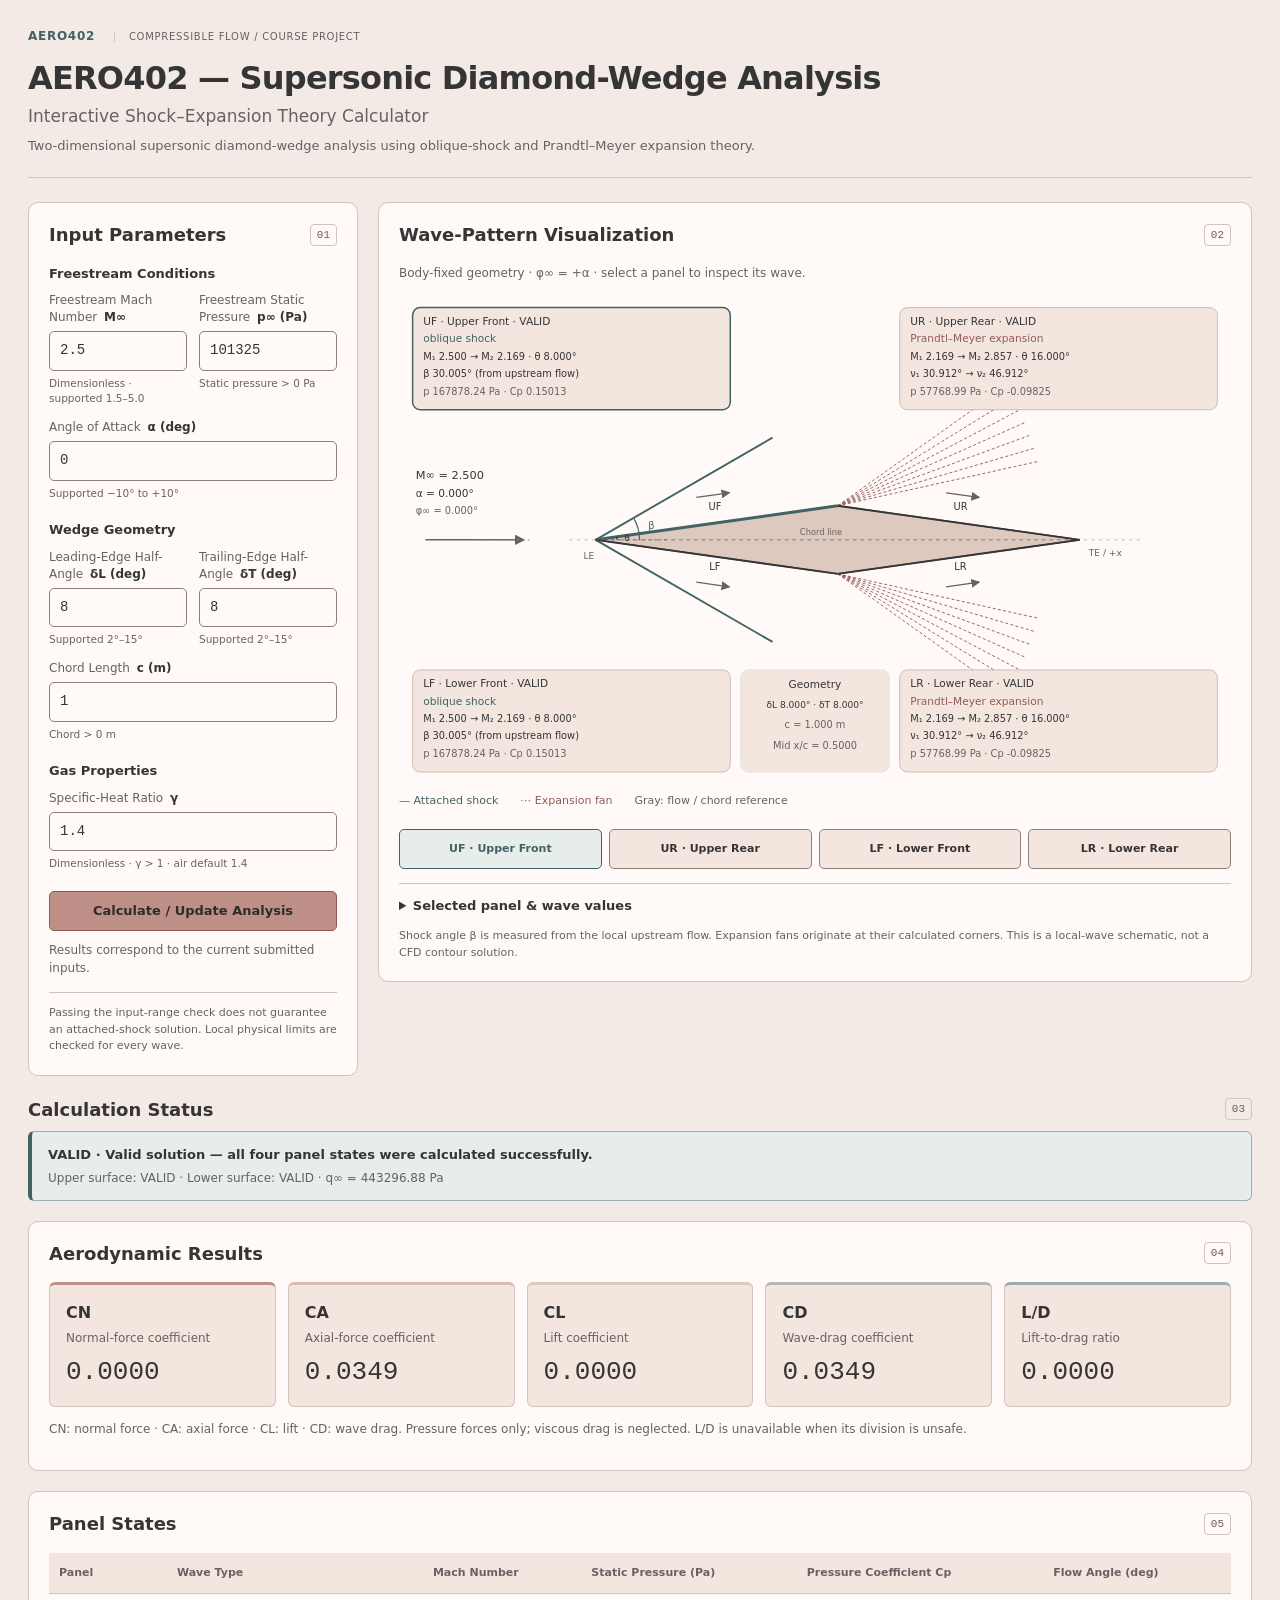
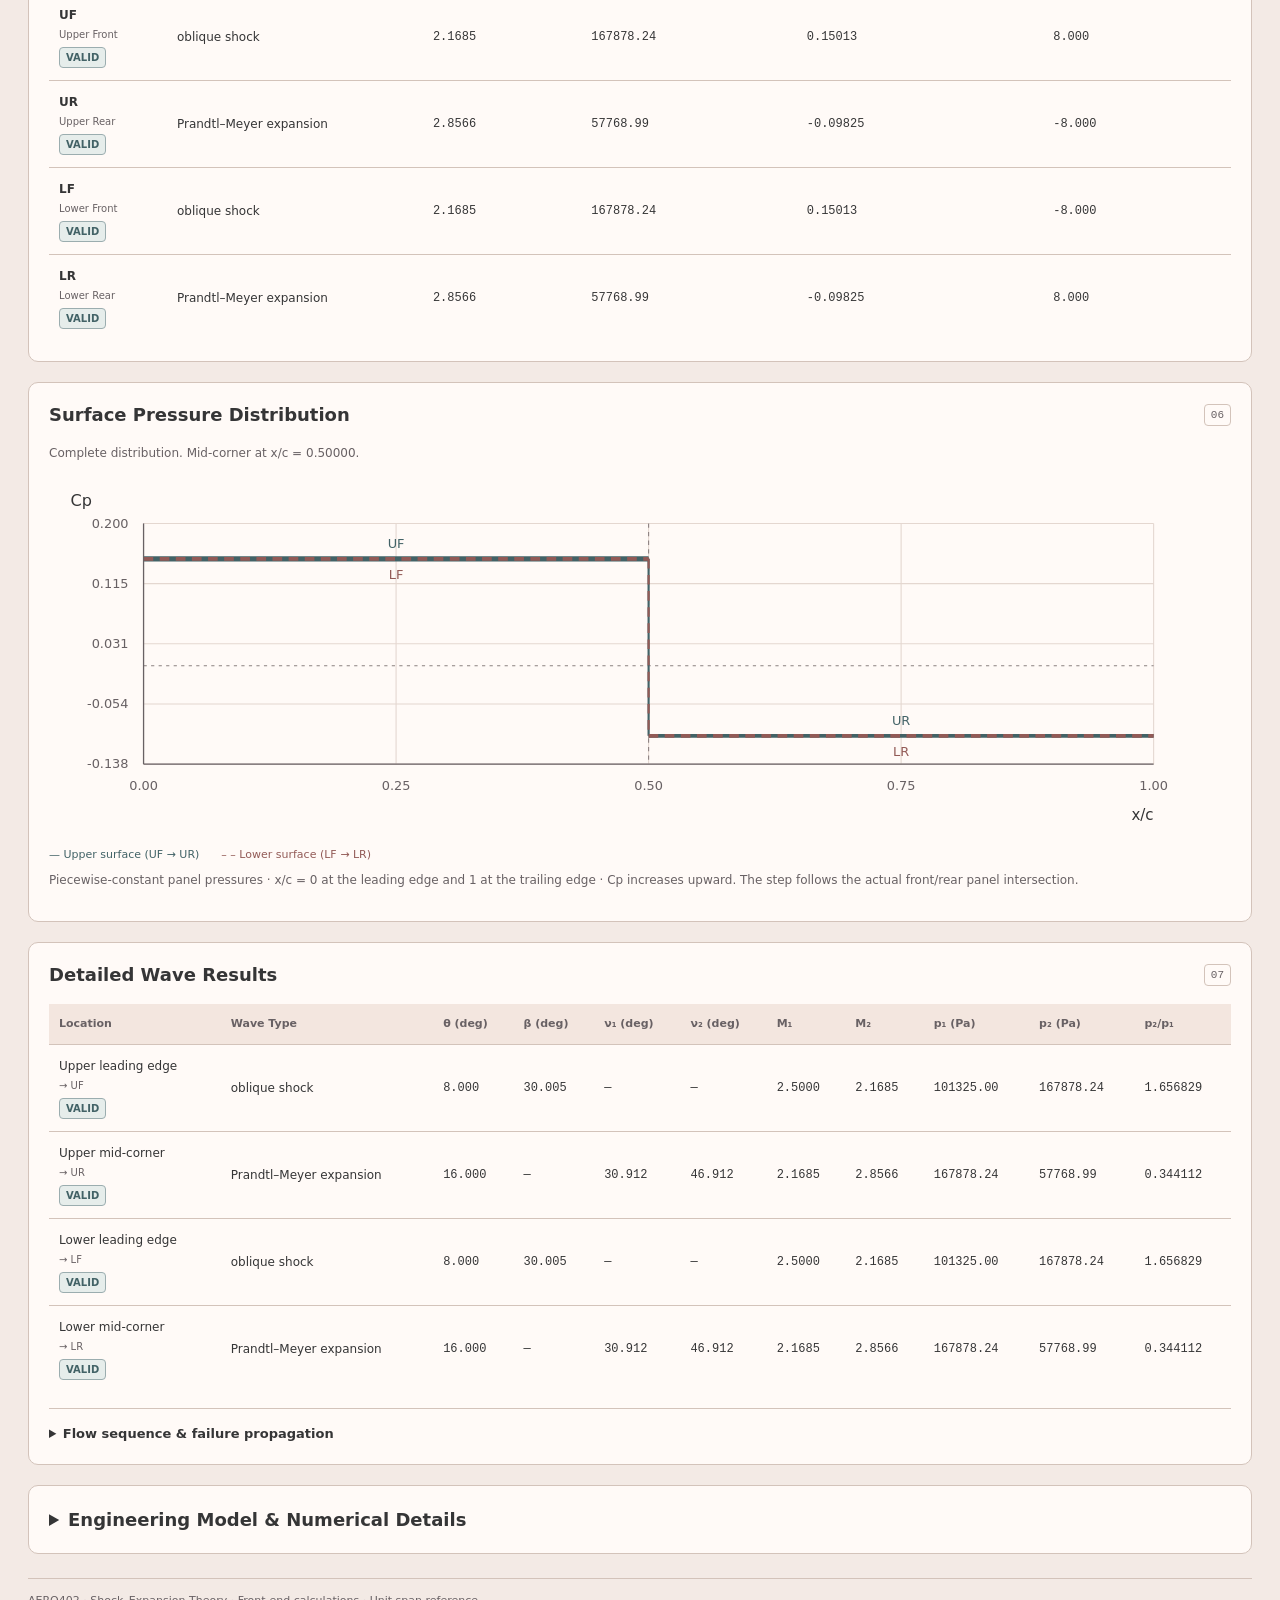
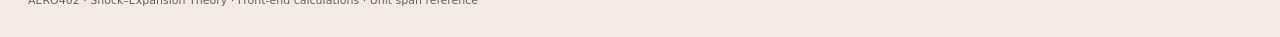
<file: index.html>
<!doctype html>
<html lang="en">
<head>
  <meta charset="utf-8">
  <meta name="viewport" content="width=device-width,initial-scale=1">
  <meta name="description" content="AERO402 front-end supersonic diamond-wedge analysis using shock–expansion theory.">
  <title>AERO402 — Supersonic Diamond-Wedge Analysis</title>
  <link rel="stylesheet" href="style.css">
  <script src="app.js" defer></script>
</head>
<body>
<a class="skip-link" href="#inputs">Skip to input parameters</a>
<main>
  <header class="page-header">
    <div class="course-label">AERO402 <span>COMPRESSIBLE FLOW / COURSE PROJECT</span></div>
    <h1>AERO402 — Supersonic Diamond-Wedge Analysis</h1>
    <p class="subtitle">Interactive Shock–Expansion Theory Calculator</p>
    <p class="description">Two-dimensional supersonic diamond-wedge analysis using oblique-shock and Prandtl–Meyer expansion theory.</p>
  </header>
  <noscript><p class="banner failed">JavaScript must be enabled to run the local calculation engine.</p></noscript>
  <div class="workspace-grid">
    <section id="inputs" class="card input-card" aria-labelledby="inputsTitle">
      <div class="section-heading"><h2 id="inputsTitle">Input Parameters</h2><span class="section-tag">01</span></div>
      <form id="conditions" novalidate>
        <fieldset>
          <legend>Freestream Conditions</legend>
          <div class="fields">
            <div class="field"><label for="mach">Freestream Mach Number <span>M∞</span></label><input id="mach" type="number" value="2.5" step="0.05" min="1.5" max="5" aria-describedby="mach-range"><small id="mach-range">Dimensionless · supported 1.5–5.0</small></div>
            <div class="field"><label for="pinf">Freestream Static Pressure <span>p∞ (Pa)</span></label><input id="pinf" type="number" value="101325" step="100" aria-describedby="pinf-range"><small id="pinf-range">Static pressure &gt; 0 Pa</small></div>
            <div class="field full"><label for="alpha">Angle of Attack <span>α (deg)</span></label><input id="alpha" type="number" value="0" step="0.5" min="-10" max="10" aria-describedby="alpha-range"><small id="alpha-range">Supported −10° to +10°</small></div>
          </div>
        </fieldset>
        <fieldset>
          <legend>Wedge Geometry</legend>
          <div class="fields">
            <div class="field"><label for="dl">Leading-Edge Half-Angle <span>δL (deg)</span></label><input id="dl" type="number" value="8" step="0.5" min="2" max="15" aria-describedby="dl-range"><small id="dl-range">Supported 2°–15°</small></div>
            <div class="field"><label for="dt">Trailing-Edge Half-Angle <span>δT (deg)</span></label><input id="dt" type="number" value="8" step="0.5" min="2" max="15" aria-describedby="dt-range"><small id="dt-range">Supported 2°–15°</small></div>
            <div class="field full"><label for="chord">Chord Length <span>c (m)</span></label><input id="chord" type="number" value="1" step="0.1" aria-describedby="chord-range"><small id="chord-range">Chord &gt; 0 m</small></div>
          </div>
        </fieldset>
        <fieldset>
          <legend>Gas Properties</legend>
          <div class="field"><label for="gamma">Specific-Heat Ratio <span>γ</span></label><input id="gamma" type="number" value="1.4" step="0.01" aria-describedby="gamma-range"><small id="gamma-range">Dimensionless · γ &gt; 1 · air default 1.4</small></div>
        </fieldset>
        <button id="calculate" class="primary" type="submit">Calculate / Update Analysis</button>
        <div id="inputFeedback" class="input-feedback" aria-live="polite"></div>
      </form>
      <p class="input-note">Passing the input-range check does not guarantee an attached-shock solution. Local physical limits are checked for every wave.</p>
    </section>
    <section class="card analysis-main" aria-labelledby="diagramTitle">
      <div class="section-heading"><h2 id="diagramTitle">Wave-Pattern Visualization</h2><span class="section-tag">02</span></div>
      <p class="note">Body-fixed geometry · φ∞ = +α · select a panel to inspect its wave.</p>
      <div class="diagram-scroll" tabindex="0" aria-label="Scrollable wave schematic">
        <svg id="diagram" xmlns="http://www.w3.org/2000/svg" viewBox="0 0 1100 650" role="group" aria-label="Interactive diamond-wedge geometry and local wave pattern"></svg>
      </div>
      <div class="legend"><span class="shock-key">— Attached shock</span><span class="fan-key">⋯ Expansion fan</span><span>Gray: flow / chord reference</span></div>
      <div class="panel-picker" role="group" aria-label="Inspect panel">
        <button type="button" id="inspect-UF" class="secondary" data-inspect="UF" aria-pressed="true">UF · Upper Front</button>
        <button type="button" id="inspect-UR" class="secondary" data-inspect="UR" aria-pressed="false">UR · Upper Rear</button>
        <button type="button" id="inspect-LF" class="secondary" data-inspect="LF" aria-pressed="false">LF · Lower Front</button>
        <button type="button" id="inspect-LR" class="secondary" data-inspect="LR" aria-pressed="false">LR · Lower Rear</button>
      </div>
      <details id="inspectorDetails" class="inspector-details"><summary>Selected panel & wave values</summary><div id="waveInspector" class="inspector" aria-live="polite"></div></details>
      <p class="note diagram-note">Shock angle β is measured from the local upstream flow. Expansion fans originate at their calculated corners. This is a local-wave schematic, not a CFD contour solution.</p>
    </section>
  </div>
  <section id="statusSection" class="status-section" aria-labelledby="statusTitle">
    <div class="section-heading"><h2 id="statusTitle">Calculation Status</h2><span class="section-tag">03</span></div>
    <div id="diagnostics" aria-live="polite" aria-atomic="true"></div>
  </section>
  <section id="aerodynamicsSection" class="card section" aria-labelledby="aeroTitle">
    <div class="section-heading"><h2 id="aeroTitle">Aerodynamic Results</h2><span class="section-tag">04</span></div>
    <div class="metrics" id="metrics"></div>
    <p class="note">CN: normal force · CA: axial force · CL: lift · CD: wave drag. Pressure forces only; viscous drag is neglected. L/D is unavailable when its division is unsafe.</p>
  </section>
  <section id="panelsSection" class="card section" aria-labelledby="panelsTitle">
    <div class="section-heading"><h2 id="panelsTitle">Panel States</h2><span class="section-tag">05</span></div>
    <div class="tablewrap" tabindex="0" aria-label="Scrollable panel states table"><table>
      <thead><tr><th>Panel</th><th>Wave Type</th><th>Mach Number</th><th>Static Pressure (Pa)</th><th>Pressure Coefficient Cp</th><th>Flow Angle (deg)</th></tr></thead><tbody id="panels"></tbody>
    </table></div>
  </section>
  <section id="pressureSection" class="card section" aria-labelledby="pressureTitle">
    <div class="section-heading"><h2 id="pressureTitle">Surface Pressure Distribution</h2><span class="section-tag">06</span></div>
    <p id="pressureCaption" class="note"></p>
    <div class="plot-scroll" tabindex="0" aria-label="Scrollable pressure-distribution plot"><svg id="pressurePlot" xmlns="http://www.w3.org/2000/svg" viewBox="0 0 1100 340" role="group" aria-label="Upper- and lower-surface Cp versus x over chord"></svg></div>
    <div class="legend pressure-legend"><span>— Upper surface (UF → UR)</span><span>– – Lower surface (LF → LR)</span></div>
    <p class="note">Piecewise-constant panel pressures · x/c = 0 at the leading edge and 1 at the trailing edge · Cp increases upward. The step follows the actual front/rear panel intersection.</p>
  </section>
  <section id="wavesSection" class="card section" aria-labelledby="wavesTitle">
    <div class="section-heading"><h2 id="wavesTitle">Detailed Wave Results</h2><span class="section-tag">07</span></div>
    <div class="tablewrap" tabindex="0" aria-label="Scrollable detailed wave results"><table>
      <thead><tr><th>Location</th><th>Wave Type</th><th>θ (deg)</th><th>β (deg)</th><th>ν₁ (deg)</th><th>ν₂ (deg)</th><th>M₁</th><th>M₂</th><th>p₁ (Pa)</th><th>p₂ (Pa)</th><th>p₂/p₁</th></tr></thead><tbody id="waves"></tbody>
    </table></div>
    <details class="detail-block"><summary>Flow sequence & failure propagation</summary><div class="surface-grid" id="surfaces"></div></details>
  </section>
  <section id="engineeringSection" class="card section">
    <details id="engineeringDetails">
      <summary class="engineering-summary">Engineering Model & Numerical Details</summary>
      <div class="model-overview">
        <div><h3>Adopted model</h3><p>Steady, two-dimensional, inviscid flow of a calorically perfect gas. Shock–expansion theory, weak attached shocks, Prandtl–Meyer expansions, and vector panel pressure forces. Constant γ for each analysis.</p></div>
        <div><h3>Supported inputs</h3><p>M∞: 1.5–5.0<br>α: −10° to +10°<br>δL, δT: 2°–15°<br>p∞ &gt; 0 Pa; c &gt; 0 m; γ &gt; 1<br>Current γ: <strong id="currentGamma">1.4000</strong></p></div>
        <div><h3>Numerical controls</h3><p>Root tolerance: <span id="rootTolerance">10⁻¹⁰ rad</span><br>Maximum iterations: <span id="maxIterations">200</span><br>Zero-turn tolerance: 10⁻⁹ rad<br>Near-zero denominator tolerance: 10⁻¹⁴<br>Near-zero CD tolerance: 10⁻¹⁰</p></div>
      </div>
      <p class="note">Body coordinates: +x from leading to trailing edge; +y upward; positive angles counterclockwise. φ∞ = +α. Internally, angles are radians, pressures are Pa, and lengths are m.</p>
      <p class="note">Warning threshold: a compression within 1° below θmax. At equality, the limiting attached root is accepted with a warning; any excess is an error. Expansion requires νtarget &lt; νmax. The existing numerical inversion bracket is 1 ≤ M ≤ 100, separate from the supported freestream range; a target beyond this bracket produces an explicit numerical error.</p>
      <p class="note">Errors block dependent results. Warnings preserve otherwise valid calculations. No values are silently clamped, and unavailable states are not replaced by freestream values or zeros.</p>
<div class="detail-block"><details><summary>Engineering model & equation traceability</summary>
<p>Team specification: steady, two-dimensional, inviscid flow of a calorically perfect gas with constant γ; a sharp diamond wedge; supersonic freestream; shock–expansion theory; pressure forces only. Viscous and skin-friction drag are neglected.</p>
<p>Body coordinates: +x from leading edge to trailing edge, +y upward, positive angles counterclockwise. Keep φ∞ = +α; UF = +δL, UR = −δT, LF = −δL, LR = +δT. The upper and lower sequences are independent; each rear panel receives its front panel's downstream state. Positive upper turns and negative lower turns are compression.</p>
<div class="tablewrap"><table class="trace-table"><thead><tr><th>Model element</th><th>Established equation / convention</th><th>Source functions</th></tr></thead><tbody>
<tr><td>Geometry</td><td>Front and rear panel lines intersect at x tan δL = (c − x) tan δT. Tangent and outward unit normal come from each panel's endpoints.</td><td><code>buildGeometry</code></td></tr>
<tr><td>Oblique shock</td><td>tan θ = 2 cot β (M₁² sin²β − 1) / [M₁²(γ + cos 2β) + 2]. The weak root lies between μ = asin(1/M₁) and β at θmax.</td><td><code>thetaFromBeta</code>, <code>findThetaMax</code>, <code>checkAttachedShock</code></td></tr>
<tr><td>Normal component</td><td>Mn₁ = M₁ sin β; Mn₂² = [1 + (γ−1)Mn₁²/2] / [γMn₁² − (γ−1)/2]; M₂ = Mn₂ / sin(β−θ); p₂/p₁ = 1 + 2γ(Mn₁²−1)/(γ+1).</td><td><code>obliqueShock</code></td></tr>
<tr><td>Expansion</td><td>ν(M) = √[(γ+1)/(γ−1)] atan √[(γ−1)(M²−1)/(γ+1)] − atan √(M²−1); ν₂ = ν₁ + θ. Invert ν(M₂) numerically.</td><td><code>prandtlMeyer</code>, <code>invertPrandtlMeyer</code></td></tr>
<tr><td>Expansion pressure</td><td>p₂/p₁ = {[1 + (γ−1)M₁²/2] / [1 + (γ−1)M₂²/2]}^[γ/(γ−1)].</td><td><code>expansionFan</code></td></tr>
<tr><td>Pressure coefficient</td><td>q∞ = ½ γ p∞ M∞²; Cp,i = (pi − p∞) / q∞.</td><td><code>calculateDiamondWedgeFlow</code>, <code>calculateCp</code></td></tr>
<tr><td>Panel force</td><td>Fi = −(pi − p∞) Li nout,i per unit span; F = ΣFi. Sref = c × 1.</td><td><code>calculateForces</code></td></tr>
<tr><td>Force axes</td><td>CA = Fx/(q∞Sref); CN = Fy/(q∞Sref). Drag unit vector = (cos φ∞, sin φ∞); lift unit vector = (−sin φ∞, cos φ∞). D and L are the corresponding dot products with F. CD = D/(q∞Sref); CL = L/(q∞Sref).</td><td><code>calculateForces</code></td></tr>
<tr><td>Local limits & failures</td><td>Attached-shock test uses the local M₁ and γ. νtarget must be less than νmax = (π/2){√[(γ+1)/(γ−1)] − 1}. Warnings continue; errors block dependents.</td><td><code>checkAttachedShock</code>, <code>checkExpansionLimit</code>, <code>calculateWave</code></td></tr>
</tbody></table></div>
<p>All engineering calculations use radians, Pa, and m. Display angles are degrees. Numerical controls and computational limits are documented above. <code>app.js</code> keeps the approved calculation API, presentation helpers, and interface code in separate labeled sections for review.</p></details></div><div class="detail-block"><details><summary>Supported-range basis & team reference values</summary><p>The range was selected from the attached oblique-shock limits for γ = 1.4. At M₁ = 1.2, θmax is only 3.944°, so this Mach number is excluded from the supported freestream range. These reference values verify the local solvers; they do not replace live limit calculations.</p><div class="tablewrap"><table><caption>Team-provided reference angles (degrees), γ = 1.4. The theoretical maximum Prandtl–Meyer angle is approximately 130.454°.</caption><thead><tr><th>M₁</th><th>μ</th><th>β at θmax</th><th>θmax</th><th>ν(M₁)</th><th>νmax − ν(M₁)</th></tr></thead><tbody id="references"></tbody></table></div></details></div>
      <div class="detail-block"><details><summary>Automated Checks</summary><div class="toolbar"><button id="test" class="secondary" type="button">Run checks</button><span id="testSummary" role="status"></span></div><p class="note">Numerical and display checks complement the team’s independent validation calculations.</p><ol id="testResults"></ol></details></div>
      <div class="detail-block"><details><summary>Local Run Instructions</summary><ol class="instructions">
        <li>Extract <code>AERO402-Diamond-Wedge.zip</code>.</li><li>Keep <code>index.html</code>, <code>style.css</code>, and <code>app.js</code> together inside the extracted folder.</li><li>Open <code>index.html</code> in a modern browser. No installation, server, database, or external calculation service is needed.</li><li>Enter inputs and press <strong>Calculate / Update Analysis</strong>. Review warnings and errors before using the results.</li><li>See <code>README.md</code> for the demonstration case, source organization, checks, and validation status.</li></ol></details></div>
    </details>
  </section>
  <footer>AERO402 · Shock–Expansion Theory · Front-end calculations · Unit span reference</footer>
</main>
</body>
</html>
</file>
<file: style.css>
/* Layout and visual styling only. No engineering behavior is defined here. */
:root {
  color-scheme: light;
  /* Exact swatches sampled from the supplied palette. */
  --rose: #be8f87;
  --blush: #deb9ad;
  --beige: #dec9bf;
  --gray: #b5b7bb;
  --sage: #9badaf;
  /* Darker companion tones keep text, controls and waves legible. */
  --background: #f3eae5;
  --surface: #fffaf7;
  --inset: #f3e6df;
  --ink: #353536;
  --muted: #686164;
  --line: #d3c3ba;
  --control-line: #8d7e79;
  --sage-ink: #426266;
  --rose-ink: #925a56;
  --warning: #785a2d;
  --error: #8a3f4c;
}
* { box-sizing: border-box; }
body { margin: 0; background: var(--background); color: var(--ink); font: 14px/1.5 system-ui, -apple-system, "Segoe UI", sans-serif; }
main { max-width: 1520px; margin: 0 auto; padding: 28px; }
h1, h2, h3, p { margin-top: 0; }
h1 { margin-bottom: 7px; font-size: clamp(24px, 2.5vw, 34px); font-weight: 650; line-height: 1.2; letter-spacing: -.025em; }
h2 { margin: 0; font-size: 18px; font-weight: 650; line-height: 1.3; }
h3 { font-size: 14px; margin: 0 0 8px; }
p { margin-bottom: 12px; }
.page-header { border-bottom: 1px solid var(--line); padding-bottom: 22px; margin-bottom: 24px; }
.course-label { color: var(--sage-ink); font: 600 12px/1.4 system-ui, sans-serif; letter-spacing: .06em; margin-bottom: 14px; }
.course-label span { padding-left: 14px; margin-left: 14px; border-left: 1px solid var(--line); color: var(--muted); font-weight: 450; font-size: 10px; }
.subtitle { color: var(--muted); font-size: 17px; margin-bottom: 6px; }
.description { color: var(--muted); font-size: 13px; margin-bottom: 0; }
.workspace-grid { display: grid; grid-template-columns: 330px minmax(0,1fr); gap: 20px; align-items: start; }
.card { min-width: 0; background: var(--surface); border: 1px solid var(--line); border-radius: 10px; padding: 20px; }
.section { margin-top: 20px; }
.section-heading { display: flex; align-items: center; justify-content: space-between; gap: 15px; margin-bottom: 17px; }
.section-tag { font: 11px/1.3 ui-monospace, monospace; color: var(--muted); border: 1px solid var(--line); border-radius: 4px; padding: 3px 6px; }
fieldset { border: 0; padding: 0; margin: 0 0 19px; min-width: 0; }
legend { padding: 0 0 9px; font-size: 13px; color: var(--ink); font-weight: 650; }
.fields { display: grid; grid-template-columns: minmax(0,1fr) minmax(0,1fr); gap: 12px; }
.field { display: grid; align-content: start; gap: 5px; min-width: 0; }
.field.full { grid-column: 1 / -1; }
label { font-size: 12px; line-height: 1.4; color: var(--muted); display: block; min-height: 34px; }
label span { display: inline; padding-left: 3px; font-weight: 650; color: var(--ink); }
.full label, fieldset > .field label { min-height: 0; }
input { width: 100%; min-width: 0; border: 1px solid var(--control-line); border-radius: 5px; padding: 9px 10px; background: var(--surface); color: var(--ink); font: 14px/1.4 ui-monospace, SFMono-Regular, Consolas, monospace; }
input[aria-invalid="true"] { border: 2px solid var(--error); padding: 8px 9px; }
small, .note { color: var(--muted); font-size: 12px; line-height: 1.5; }
small { font-size: 10.5px; }
button { cursor: pointer; font: 600 13px/1.4 system-ui, sans-serif; padding: 10px 13px; border-radius: 5px; min-height: 40px; }
button.primary { color: #302b2b; background: var(--rose); border: 1px solid var(--rose-ink); width: 100%; }
button.primary:hover { background: var(--blush); }
button.secondary { color: var(--ink); background: var(--inset); border: 1px solid var(--control-line); }
button.secondary:hover { background: var(--beige); }
:where(input,button,summary,a,[tabindex]):focus-visible { outline: 2px solid var(--sage-ink); outline-offset: 3px; }
.input-feedback { color: var(--muted); font-size: 12px; margin-top: 10px; overflow-wrap: anywhere; }
.input-note { border-top: 1px solid var(--line); padding-top: 12px; margin: 15px 0 0; font-size: 11px; color: var(--muted); }
.analysis-main { min-width: 0; }
.diagram-scroll, .plot-scroll, .tablewrap { overflow-x: auto; max-width: 100%; scrollbar-color: var(--sage) var(--inset); }
#diagram, #pressurePlot { width: 100%; height: auto; display: block; }
#diagram { min-width: 700px; }
#pressurePlot { min-width: 600px; }
#diagram [data-panel], #pressurePlot [data-panel] { cursor: pointer; }
#diagram [data-panel]:focus-visible, #pressurePlot [data-panel]:focus-visible { outline: 2px solid var(--sage-ink); outline-offset: 3px; }
.legend { display: flex; flex-wrap: wrap; gap: 10px 22px; color: var(--muted); font-size: 11px; padding: 8px 0; }
.shock-key, .pressure-legend span:first-child { color: var(--sage-ink); }
.fan-key { color: var(--rose-ink); }
.pressure-legend span:nth-child(2) { color: var(--rose-ink); }
.panel-picker { display: grid; grid-template-columns: repeat(4,minmax(0,1fr)); gap: 7px; margin-top: 11px; }
.panel-picker button { font-size: 11px; padding: 8px 5px; }
.panel-picker button[aria-pressed="true"] { border-color: var(--sage-ink); color: var(--sage-ink); background: #e6edeb; }
.inspector-details { margin-top: 14px; padding-top: 12px; border-top: 1px solid var(--line); }
.inspector { margin-top: 15px; background: var(--inset); border-radius: 6px; padding: 14px; }
.inspect-grid { display: grid; grid-template-columns: repeat(3,minmax(0,1fr)); gap: 8px 16px; }
.inspect-grid dl { margin: 0; min-width: 0; }
.inspect-grid dt { font-size: 11px; color: var(--muted); }
.inspect-grid dd { margin: 3px 0 8px; font-size: 13px; overflow-wrap: anywhere; font-variant-numeric: tabular-nums; }
.diagram-note { margin: 13px 0 0; font-size: 11px; }
.status-section { margin-top: 22px; }
.status-section > .section-heading { margin-bottom: 10px; }
.banner { background: #e6edeb; border: 1px solid var(--sage); border-left: 4px solid var(--sage-ink); border-radius: 6px; padding: 13px 16px; margin-bottom: 9px; font-size: 13px; }
.banner.failed { background: #f4e3e1; border-color: var(--rose); border-left-color: var(--error); }
.banner.warning { background: #f4e9d8; border-color: #baa585; border-left-color: var(--warning); }
.banner.pending-state { background: #eeeded; border-color: var(--line); border-left-color: var(--gray); }
.banner .note { display: block; margin-top: 4px; }
.diagnostic-code { color: var(--muted); font: 10px/1.5 ui-monospace, monospace; overflow-wrap: anywhere; }
.metrics { display: grid; grid-template-columns: repeat(5,minmax(0,1fr)); gap: 12px; margin-bottom: 13px; }
.metric { background: var(--inset); border: 1px solid var(--line); border-radius: 6px; padding: 16px; min-width: 0; border-top: 3px solid var(--rose); }
.metric:nth-child(2) { border-top-color: var(--blush); }
.metric:nth-child(3) { border-top-color: var(--beige); }
.metric:nth-child(4) { border-top-color: var(--gray); }
.metric:nth-child(5) { border-top-color: var(--sage); }
.metric .metric-label { display: block; color: var(--muted); font-size: 12px; }
.metric .metric-symbol { display: block; color: var(--ink); font-size: 16px; font-weight: 600; margin-bottom: 4px; }
.metric b { display: block; color: var(--ink); font: 500 26px/1.4 ui-monospace, SFMono-Regular, Consolas, monospace; margin-top: 7px; overflow-wrap: anywhere; }
.metric b.unavailable { font: 14px/1.7 system-ui, sans-serif; color: var(--muted); }
table { width: 100%; border-collapse: collapse; font-size: 12px; font-variant-numeric: tabular-nums; }
th, td { text-align: left; padding: 12px 10px; border-bottom: 1px solid var(--line); white-space: nowrap; }
th { color: var(--muted); background: var(--inset); font-size: 11px; font-weight: 650; }
td { color: var(--ink); }
tbody tr:last-child td { border-bottom: 0; }
td.numeric { font-family: ui-monospace, SFMono-Regular, Consolas, monospace; }
.cell-label { display: block; margin-top: 3px; color: var(--muted); font-size: 10px; }
.status { display: inline-block; border-radius: 4px; font-size: 10px; font-weight: 650; padding: 2px 6px; border: 1px solid var(--sage); color: var(--sage-ink); background: #e6edeb; }
.status.WARNING { color: var(--warning); border-color: #baa585; background: #f4e9d8; }
.status.ERROR { color: var(--error); border-color: var(--rose); background: #f4e3e1; }
.cell-status { margin-top: 5px; }
.reason { color: var(--error); font-size: 12px; }
.surface-grid { display: grid; grid-template-columns: 1fr 1fr; gap: 16px; margin-top: 12px; }
.step { border-top: 1px solid var(--line); padding: 10px 0; }
.step p { font-size: 12px; margin: 5px 0; }
details { min-width: 0; }
summary { cursor: pointer; color: var(--ink); font-size: 13px; font-weight: 600; }
details[open] > summary { margin-bottom: 15px; }
.engineering-summary { font-size: 18px; }
.model-overview { display: grid; grid-template-columns: 1.3fr 1fr 1fr; gap: 22px; margin: 20px 0; }
.model-overview p, details p { color: var(--muted); font-size: 12px; }
.detail-block { border-top: 1px solid var(--line); padding-top: 15px; margin-top: 16px; }
.trace-table td { white-space: normal; min-width: 160px; }
.trace-table td:nth-child(2) { min-width: 320px; }
code { color: var(--ink); font-size: 11px; overflow-wrap: anywhere; }
.notice { background: var(--inset); border-left: 2px solid var(--warning); padding: 12px; color: var(--muted); font-size: 12px; }
.pending { color: var(--warning); }
.toolbar { display: flex; align-items: center; gap: 14px; margin: 13px 0; flex-wrap: wrap; }
#testSummary { font-size: 12px; }
#testResults { max-height: 300px; overflow: auto; padding-left: 22px; color: var(--muted); font-size: 12px; }
caption { text-align: left; padding: 10px 0; color: var(--muted); font-size: 12px; }
.instructions { padding-left: 22px; color: var(--muted); font-size: 12px; }
.instructions li { margin: 7px 0; }
footer { border-top: 1px solid var(--line); color: var(--muted); font-size: 11px; margin-top: 24px; padding-top: 14px; }
.skip-link { position: absolute; left: 15px; top: -100px; background: var(--rose); color: #302b2b; padding: 10px; z-index: 3; }
.skip-link:focus { top: 10px; }
@media (max-width: 1100px) and (min-width: 941px) {
  main { padding: 20px; }
  .workspace-grid { grid-template-columns: 300px minmax(0,1fr); gap: 16px; }
  .card { padding: 16px; }
  .metric { padding: 12px; }
  .metric b { font-size: 22px; }
}
@media (max-width: 940px) {
  main { padding: 20px; }
  .workspace-grid { grid-template-columns: minmax(0,1fr); }
  .input-card form { display: grid; grid-template-columns: minmax(0,1fr) minmax(0,1fr); gap: 0 22px; }
  .input-card fieldset:last-of-type { grid-column: 1 / -1; }
  .input-card fieldset:last-of-type > .field { max-width: 350px; }
  #calculate, #inputFeedback { grid-column: 1 / -1; }
  #calculate { max-width: 440px; }
}
@media (max-width: 620px) {
  main { padding: 14px; }
  .card { padding: 15px; }
  h1 { font-size: 25px; }
  .subtitle { font-size: 15px; }
  .course-label span { display: block; padding: 5px 0 0; margin: 0; border: 0; }
  .input-card form { display: block; }
  #calculate { max-width: none; }
  .metrics { grid-template-columns: 1fr 1fr; }
  .metrics .metric:last-child { grid-column: 1 / -1; }
  .metric b { font-size: 24px; }
  .panel-picker, .inspect-grid, .surface-grid { grid-template-columns: 1fr 1fr; }
  .model-overview { grid-template-columns: 1fr; gap: 8px; }
  .legend { gap: 7px 15px; }
}
@media (max-width: 380px) {
  .fields, .inspect-grid, .surface-grid { grid-template-columns: 1fr; }
  .field label { min-height: 0; }
}
@media print {
  body { background: white; color: black; }
  main { padding: 0; max-width: none; }
  button, .skip-link { display: none; }
  .workspace-grid { grid-template-columns: 300px minmax(0,1fr); }
  .card { break-inside: avoid; }
}
</file>
